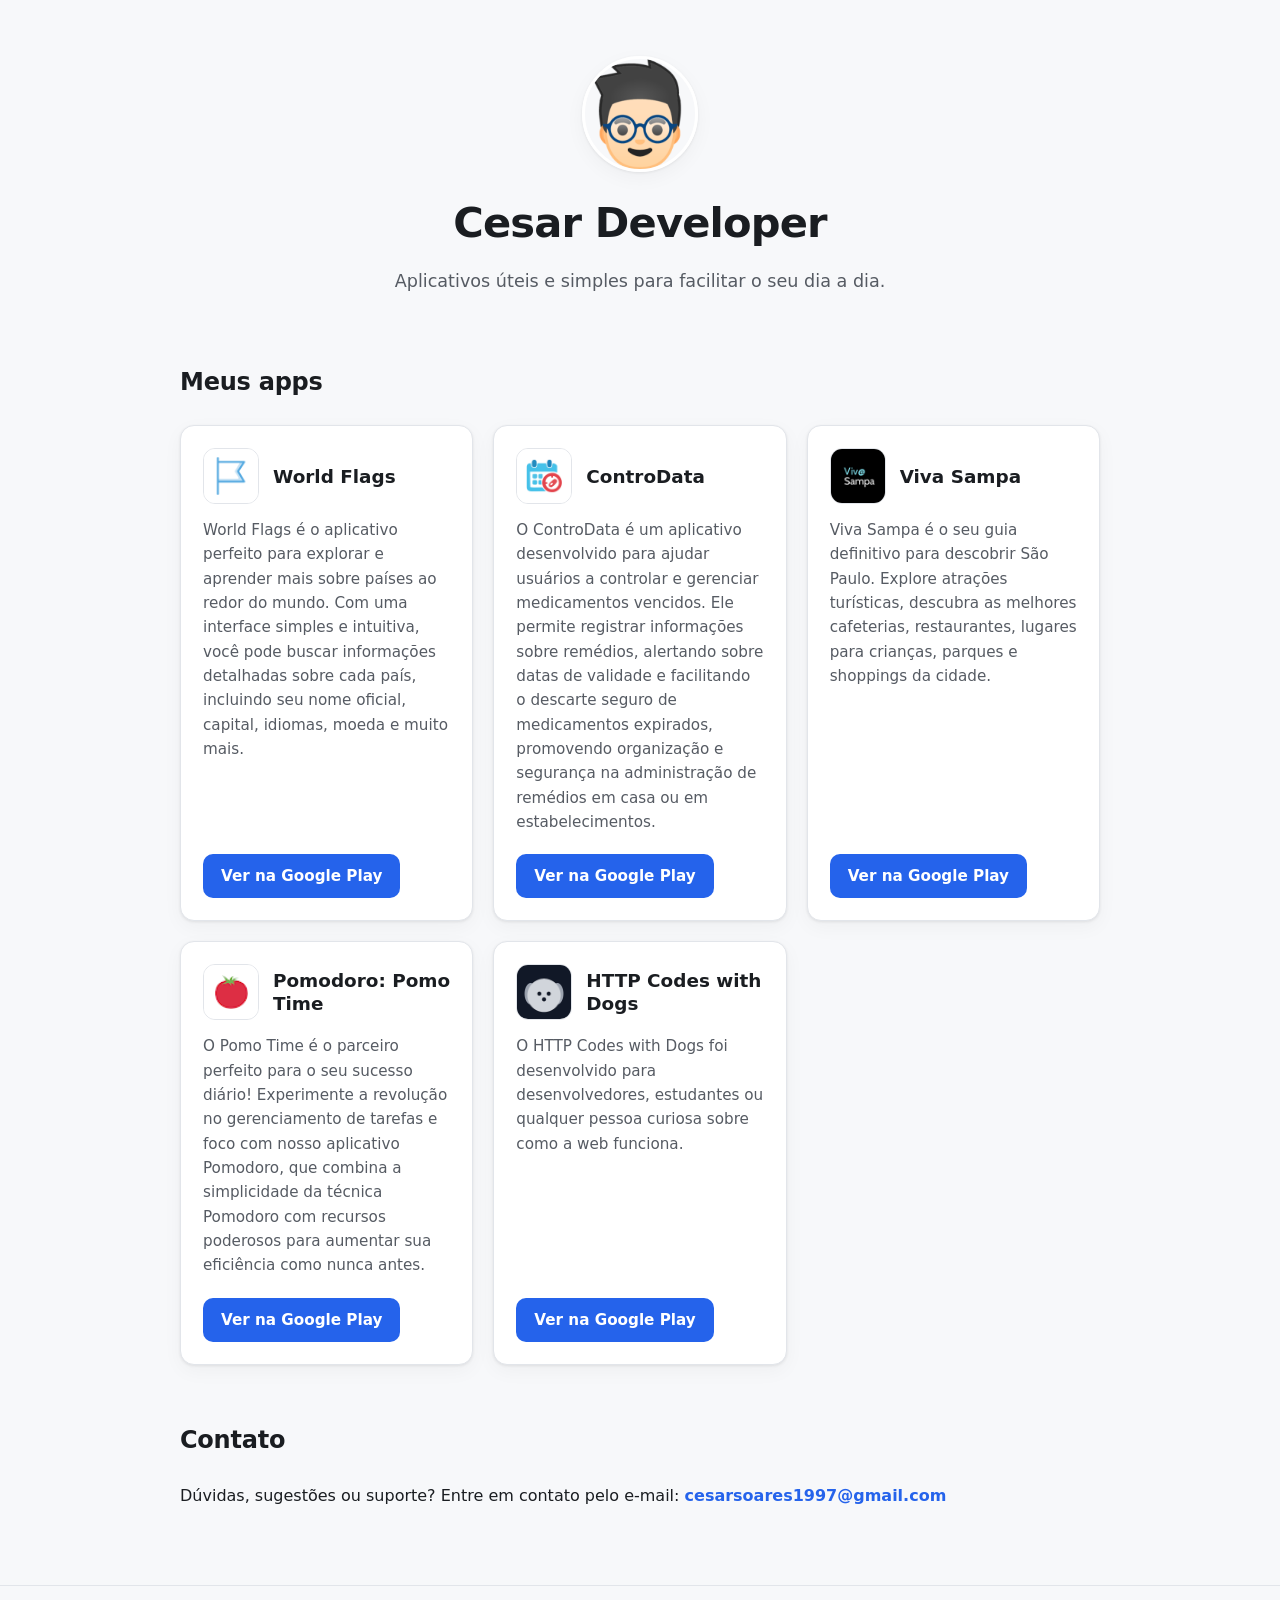
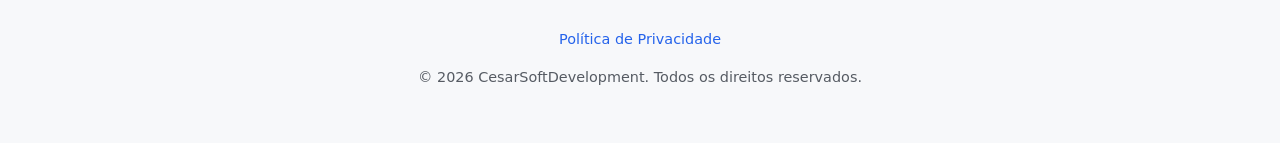
<file: index.html>
<!DOCTYPE html>
<html lang="pt-BR">
<head>
  <meta charset="UTF-8">
  <meta name="viewport" content="width=device-width, initial-scale=1.0">
  <title>CesarSoftDevelopment — Apps Android de Cesar Filho</title>
  <meta name="description" content="Aplicativos Android desenvolvidos por Cesar Developer. Confira os apps disponíveis na Google Play.">
  <link rel="stylesheet" href="style.css">
  <link rel="icon" href="assets/icon-placeholder.svg" type="image/svg+xml">
</head>
<body>
  <header class="site-header">
    <div class="container">
      <img class="avatar" src="assets/ic_profile.png" alt="Foto de Cesar Filho" width="116" height="116">
      <h1>Cesar Developer</h1>
      <p class="tagline">Aplicativos úteis e simples para facilitar o seu dia a dia.</p>
    </div>
  </header>

  <main>
    <section class="section" id="apps" aria-labelledby="apps-title">
      <div class="container">
        <h2 id="apps-title">Meus apps</h2>
        <div class="apps-grid">

          <!--
            ÍCONES: coloque um PNG quadrado (recomendado 512x512) na pasta assets/
            com o nome indicado em cada card:
              assets/world-flags.png
              assets/controdata.png
              assets/viva-sampa.png
              assets/pomo-time.png
              assets/http-codes-with-dogs.png
            Enquanto não adicionar, use assets/icon-placeholder.svg no src.

            Padrão de card: se o app ainda não tiver link da Google Play,
            substitua o <a class="btn"> por:
              <span class="badge-soon">Em breve</span>
          -->

          <article class="app-card">
            <div class="app-card__head">
              <img class="app-card__icon" src="assets/ic_worldflags.png" alt="Ícone do app World Flags" width="56" height="56">
              <h3 class="app-card__name">World Flags</h3>
            </div>
            <p class="app-card__desc">World Flags é o aplicativo perfeito para explorar e aprender mais sobre países ao redor do mundo. Com uma interface simples e intuitiva, você pode buscar informações detalhadas sobre cada país, incluindo seu nome oficial, capital, idiomas, moeda e muito mais.</p>
            <a class="btn" href="https://play.google.com/store/apps/details?id=com.cesarsoftdevelopment.yourcountry&hl=pt_BR" target="_blank" rel="noopener">Ver na Google Play</a>
          </article>

          <article class="app-card">
            <div class="app-card__head">
              <img class="app-card__icon" src="assets/ic_controdata.png" alt="Ícone do app ControData" width="56" height="56">
              <h3 class="app-card__name">ControData</h3>
            </div>
            <p class="app-card__desc">O ControData é um aplicativo desenvolvido para ajudar usuários a controlar e gerenciar medicamentos vencidos. Ele permite registrar informações sobre remédios, alertando sobre datas de validade e facilitando o descarte seguro de medicamentos expirados, promovendo organização e segurança na administração de remédios em casa ou em estabelecimentos.</p>
            <a class="btn" href="https://play.google.com/store/apps/details?id=br.com.controdata.controdata&hl=pt_BR" target="_blank" rel="noopener">Ver na Google Play</a>
          </article>

          <article class="app-card">
            <div class="app-card__head">
              <img class="app-card__icon" src="assets/ic_vivasampa.png" alt="Ícone do app Viva Sampa" width="56" height="56">
              <h3 class="app-card__name">Viva Sampa</h3>
            </div>
            <p class="app-card__desc">Viva Sampa é o seu guia definitivo para descobrir São Paulo. Explore atrações turísticas, descubra as melhores cafeterias, restaurantes, lugares para crianças, parques e shoppings da cidade.</p>
            <a class="btn" href="https://play.google.com/store/apps/details?id=com.cesarsoftdevelopment.vivasampa&hl=pt_BR" target="_blank" rel="noopener">Ver na Google Play</a>
          </article>

          <article class="app-card">
            <div class="app-card__head">
              <img class="app-card__icon" src="assets/ic_pomotime.png" alt="Ícone do app Pomodoro: Pomo Time" width="56" height="56">
              <h3 class="app-card__name">Pomodoro: Pomo Time</h3>
            </div>
            <p class="app-card__desc">O Pomo Time é o parceiro perfeito para o seu sucesso diário! Experimente a revolução no gerenciamento de tarefas e foco com nosso aplicativo Pomodoro, que combina a simplicidade da técnica Pomodoro com recursos poderosos para aumentar sua eficiência como nunca antes.</p>
            <a class="btn" href="https://play.google.com/store/apps/details?id=com.cesarsoftdevelopment.pomotime&hl=pt_BR" target="_blank" rel="noopener">Ver na Google Play</a>
          </article>

          <article class="app-card">
            <div class="app-card__head">
              <img class="app-card__icon" src="assets/ic_httpdogs.png" alt="Ícone do app HTTP Codes with Dogs" width="56" height="56">
              <h3 class="app-card__name">HTTP Codes with Dogs</h3>
            </div>
            <p class="app-card__desc">O HTTP Codes with Dogs foi desenvolvido para desenvolvedores, estudantes ou qualquer pessoa curiosa sobre como a web funciona.</p>
            <a class="btn" href="https://play.google.com/store/apps/details?id=com.cesarsoftdevelopment.httpdog&hl=pt_BR" target="_blank" rel="noopener">Ver na Google Play</a>
          </article>

        </div>
      </div>
    </section>

    <section class="section contact" id="contato" aria-labelledby="contato-title">
      <div class="container">
        <h2 id="contato-title">Contato</h2>
        <p>Dúvidas, sugestões ou suporte? Entre em contato pelo e-mail:
          <a href="mailto:cesarsoares1997@gmail.com">cesarsoares1997@gmail.com</a>
        </p>
      </div>
    </section>
  </main>

  <footer class="site-footer">
    <div class="container">
      <p>
        <a href="privacidade.html">Política de Privacidade</a>
      </p>
      <!-- Atualize o ano manualmente quando necessário (site estático, sem JavaScript). -->
      <p>&copy; 2026 CesarSoftDevelopment. Todos os direitos reservados.</p>
    </div>
  </footer>
</body>
</html>
</file>
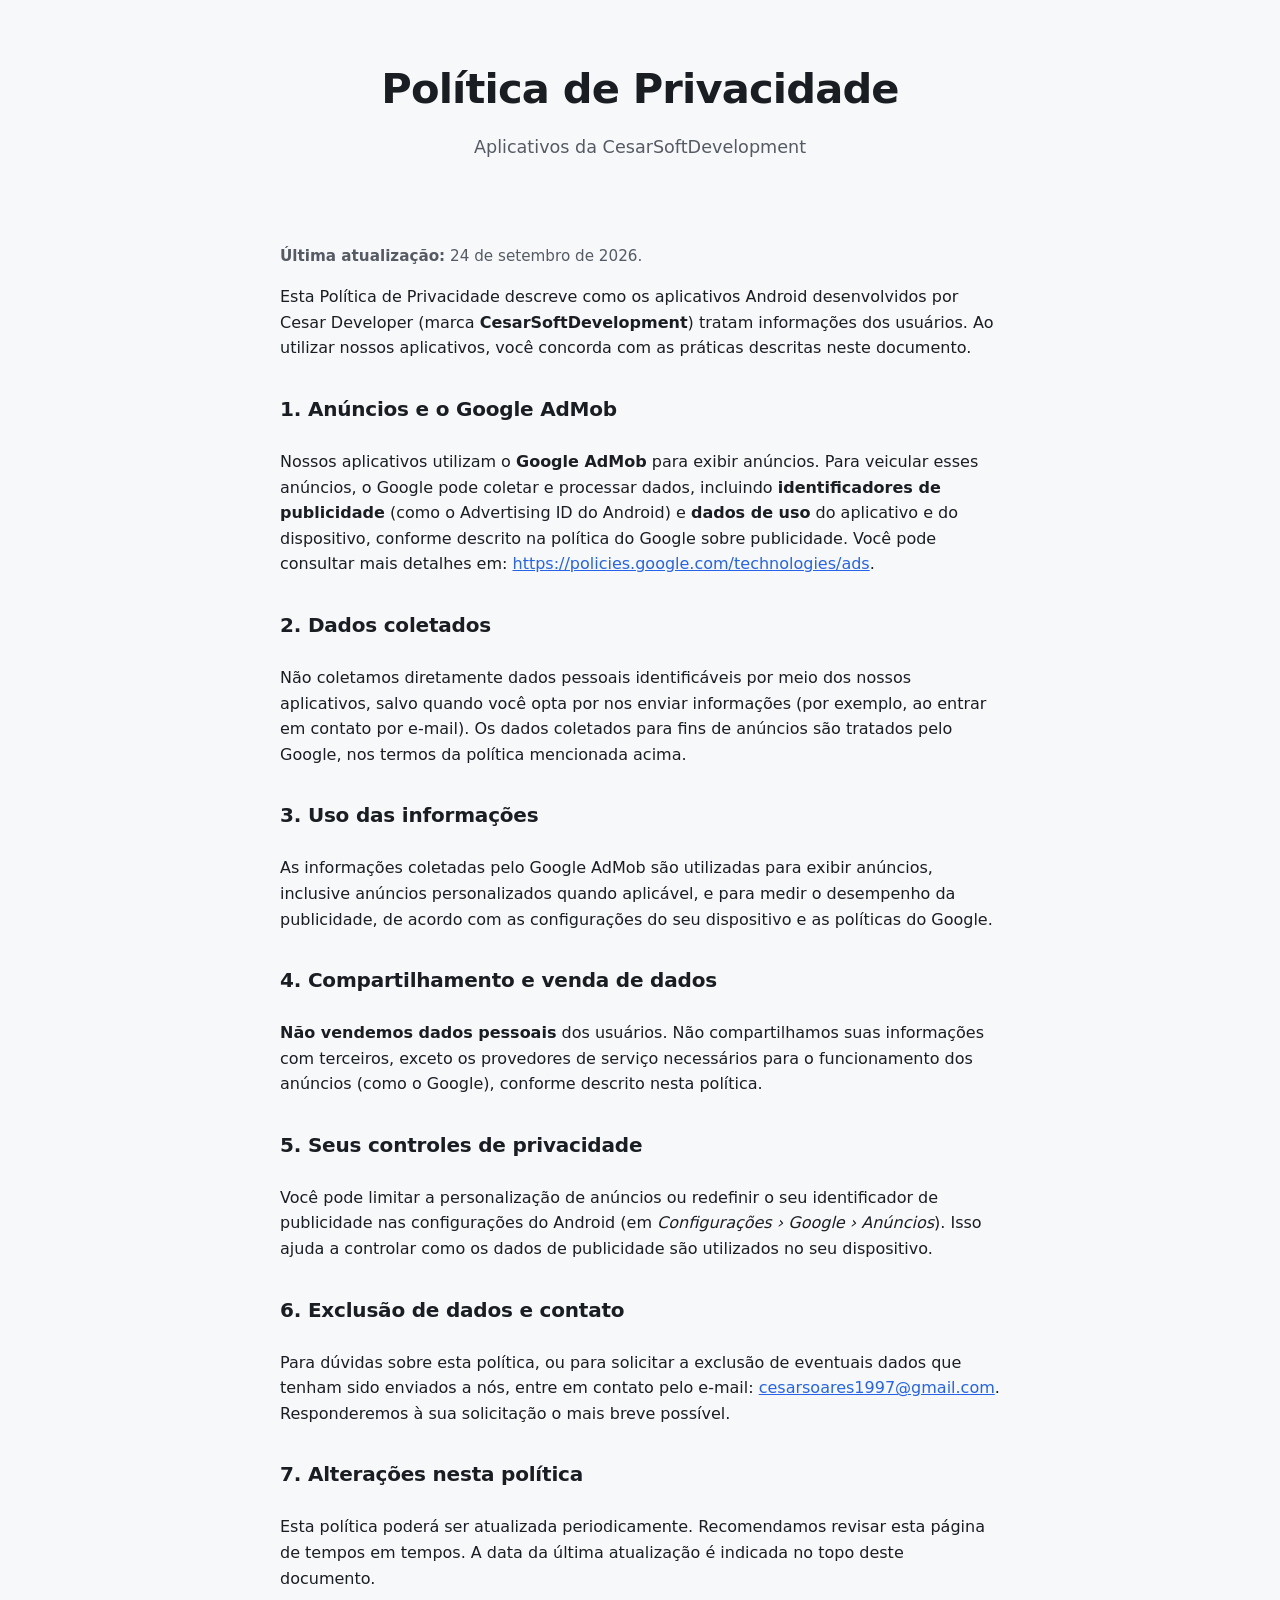
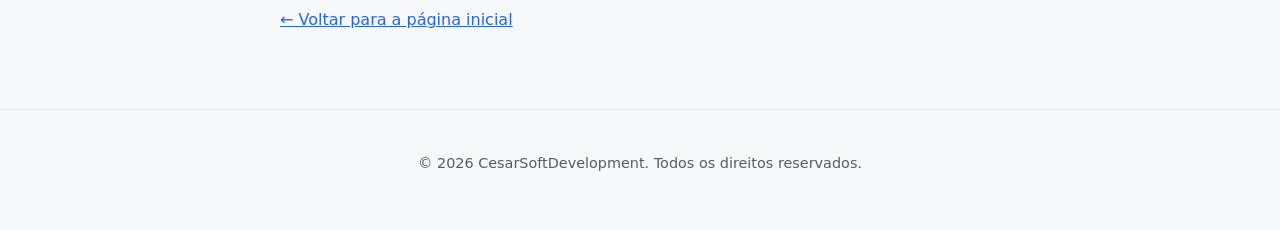
<file: privacidade.html>
<!--
  ATENÇÃO: Este é um MODELO de política de privacidade.
  O texto é genérico e precisa ser revisado e adaptado por você (Cesar Filho)
  antes de ser considerado oficial. Confira se ele reflete exatamente como
  seus apps coletam e usam dados. Se necessário, consulte um profissional.
-->
<!DOCTYPE html>
<html lang="pt-BR">
<head>
  <meta charset="UTF-8">
  <meta name="viewport" content="width=device-width, initial-scale=1.0">
  <title>Política de Privacidade — CesarSoftDevelopment</title>
  <meta name="description" content="Política de privacidade dos aplicativos Android da CesarSoftDevelopment, que utilizam o Google AdMob para exibir anúncios.">
  <link rel="stylesheet" href="style.css">
  <link rel="icon" href="assets/icon-placeholder.svg" type="image/svg+xml">
</head>
<body>
  <header class="site-header">
    <div class="container">
      <h1>Política de Privacidade</h1>
      <p class="tagline">Aplicativos da CesarSoftDevelopment</p>
    </div>
  </header>

  <main>
    <section class="section">
      <article class="prose">
        <p class="updated"><strong>Última atualização:</strong> 24 de setembro de 2026.</p>

        <p>Esta Política de Privacidade descreve como os aplicativos Android desenvolvidos por
        Cesar Developer (marca <strong>CesarSoftDevelopment</strong>) tratam informações dos usuários.
        Ao utilizar nossos aplicativos, você concorda com as práticas descritas neste documento.</p>

        <h2>1. Anúncios e o Google AdMob</h2>
        <p>Nossos aplicativos utilizam o <strong>Google AdMob</strong> para exibir anúncios.
        Para veicular esses anúncios, o Google pode coletar e processar dados, incluindo
        <strong>identificadores de publicidade</strong> (como o Advertising ID do Android) e
        <strong>dados de uso</strong> do aplicativo e do dispositivo, conforme descrito na
        política do Google sobre publicidade. Você pode consultar mais detalhes em:
        <a href="https://policies.google.com/technologies/ads" target="_blank" rel="noopener">https://policies.google.com/technologies/ads</a>.</p>

        <h2>2. Dados coletados</h2>
        <p>Não coletamos diretamente dados pessoais identificáveis por meio dos nossos aplicativos,
        salvo quando você opta por nos enviar informações (por exemplo, ao entrar em contato por
        e-mail). Os dados coletados para fins de anúncios são tratados pelo Google, nos termos da
        política mencionada acima.</p>

        <h2>3. Uso das informações</h2>
        <p>As informações coletadas pelo Google AdMob são utilizadas para exibir anúncios,
        inclusive anúncios personalizados quando aplicável, e para medir o desempenho da
        publicidade, de acordo com as configurações do seu dispositivo e as políticas do Google.</p>

        <h2>4. Compartilhamento e venda de dados</h2>
        <p><strong>Não vendemos dados pessoais</strong> dos usuários. Não compartilhamos suas
        informações com terceiros, exceto os provedores de serviço necessários para o
        funcionamento dos anúncios (como o Google), conforme descrito nesta política.</p>

        <h2>5. Seus controles de privacidade</h2>
        <p>Você pode limitar a personalização de anúncios ou redefinir o seu identificador de
        publicidade nas configurações do Android (em <em>Configurações &rsaquo; Google &rsaquo;
        Anúncios</em>). Isso ajuda a controlar como os dados de publicidade são utilizados no seu
        dispositivo.</p>

        <h2>6. Exclusão de dados e contato</h2>
        <p>Para dúvidas sobre esta política, ou para solicitar a exclusão de eventuais dados que
        tenham sido enviados a nós, entre em contato pelo e-mail:
        <a href="mailto:cesarsoares1997@gmail.com">cesarsoares1997@gmail.com</a>.
        Responderemos à sua solicitação o mais breve possível.</p>

        <h2>7. Alterações nesta política</h2>
        <p>Esta política poderá ser atualizada periodicamente. Recomendamos revisar esta página
        de tempos em tempos. A data da última atualização é indicada no topo deste documento.</p>

        <p><a href="index.html">&larr; Voltar para a página inicial</a></p>
      </article>
    </section>
  </main>

  <footer class="site-footer">
    <div class="container">
      <p>&copy; 2026 CesarSoftDevelopment. Todos os direitos reservados.</p>
    </div>
  </footer>
</body>
</html>
</file>
<file: style.css>
/* CesarSoftDevelopment — estilos do site do desenvolvedor */

:root {
  color-scheme: light dark;

  --bg: #f7f8fa;
  --surface: #ffffff;
  --text: #1a1d21;
  --text-muted: #565b63;
  --border: #e2e5ea;
  --accent: #2563eb;
  --accent-contrast: #ffffff;
  --shadow: 0 1px 3px rgba(0, 0, 0, 0.08), 0 6px 20px rgba(0, 0, 0, 0.04);
  --radius: 14px;
  --max-width: 960px;
}

@media (prefers-color-scheme: dark) {
  :root {
    --bg: #0f1115;
    --surface: #181b21;
    --text: #eef0f3;
    --text-muted: #a3a9b4;
    --border: #2a2e37;
    --accent: #3b82f6;
    --accent-contrast: #ffffff;
    --shadow: 0 1px 3px rgba(0, 0, 0, 0.4), 0 6px 20px rgba(0, 0, 0, 0.3);
  }
}

* {
  box-sizing: border-box;
}

html {
  scroll-behavior: smooth;
}

body {
  margin: 0;
  font-family: system-ui, -apple-system, "Segoe UI", Roboto, Helvetica, Arial, sans-serif;
  line-height: 1.6;
  color: var(--text);
  background: var(--bg);
  -webkit-font-smoothing: antialiased;
}

.container {
  width: 100%;
  max-width: var(--max-width);
  margin: 0 auto;
  padding: 0 20px;
}

/* Cabeçalho */
.site-header {
  padding: 56px 0 40px;
  text-align: center;
}

.site-header .avatar {
  width: 116px;
  height: 116px;
  border-radius: 50%;
  object-fit: cover;
  margin: 0 auto 18px;
  display: block;
  border: 3px solid var(--surface);
  box-shadow: var(--shadow);
}

.site-header h1 {
  margin: 0 0 10px;
  font-size: clamp(1.8rem, 5vw, 2.6rem);
  letter-spacing: -0.02em;
}

.site-header .tagline {
  margin: 0 auto;
  max-width: 620px;
  font-size: 1.1rem;
  color: var(--text-muted);
}

/* Seções */
.section {
  padding: 28px 0;
}

.section h2 {
  font-size: 1.5rem;
  margin: 0 0 24px;
  letter-spacing: -0.01em;
}

/* Grid de apps */
.apps-grid {
  display: grid;
  grid-template-columns: repeat(auto-fill, minmax(260px, 1fr));
  gap: 20px;
}

.app-card {
  display: flex;
  flex-direction: column;
  background: var(--surface);
  border: 1px solid var(--border);
  border-radius: var(--radius);
  padding: 22px;
  box-shadow: var(--shadow);
}

.app-card__head {
  display: flex;
  align-items: center;
  gap: 14px;
  margin-bottom: 14px;
}

.app-card__icon {
  width: 56px;
  height: 56px;
  border-radius: 12px;
  flex: 0 0 auto;
  object-fit: cover;
  background: var(--bg);
  border: 1px solid var(--border);
}

.app-card__name {
  margin: 0;
  font-size: 1.15rem;
  line-height: 1.25;
}

.app-card__desc {
  margin: 0 0 20px;
  color: var(--text-muted);
  font-size: 0.95rem;
  flex: 1 1 auto;
}

/* Botões / rótulos */
.btn {
  display: inline-block;
  align-self: flex-start;
  padding: 10px 18px;
  border-radius: 10px;
  background: var(--accent);
  color: var(--accent-contrast);
  text-decoration: none;
  font-weight: 600;
  font-size: 0.95rem;
  transition: opacity 0.15s ease, transform 0.05s ease;
}

.btn:hover {
  opacity: 0.9;
}

.btn:active {
  transform: translateY(1px);
}

.badge-soon {
  display: inline-block;
  align-self: flex-start;
  padding: 8px 16px;
  border-radius: 10px;
  background: var(--border);
  color: var(--text-muted);
  font-weight: 600;
  font-size: 0.9rem;
}

/* Contato */
.contact a {
  color: var(--accent);
  font-weight: 600;
  text-decoration: none;
}

.contact a:hover {
  text-decoration: underline;
}

/* Rodapé */
.site-footer {
  margin-top: 32px;
  padding: 28px 0 40px;
  border-top: 1px solid var(--border);
  text-align: center;
  color: var(--text-muted);
  font-size: 0.9rem;
}

.site-footer a {
  color: var(--accent);
  text-decoration: none;
}

.site-footer a:hover {
  text-decoration: underline;
}

/* Conteúdo de texto (política de privacidade) */
.prose {
  max-width: 720px;
  margin: 0 auto;
}

.prose h1 {
  font-size: clamp(1.6rem, 4vw, 2.2rem);
  letter-spacing: -0.02em;
}

.prose h2 {
  margin-top: 32px;
  font-size: 1.25rem;
}

.prose a {
  color: var(--accent);
}

.prose .updated {
  color: var(--text-muted);
  font-size: 0.95rem;
}

/* Acessibilidade: foco visível */
a:focus-visible,
.btn:focus-visible {
  outline: 3px solid var(--accent);
  outline-offset: 2px;
  border-radius: 6px;
}

@media (max-width: 480px) {
  .site-header {
    padding: 40px 0 28px;
  }
}
</file>
